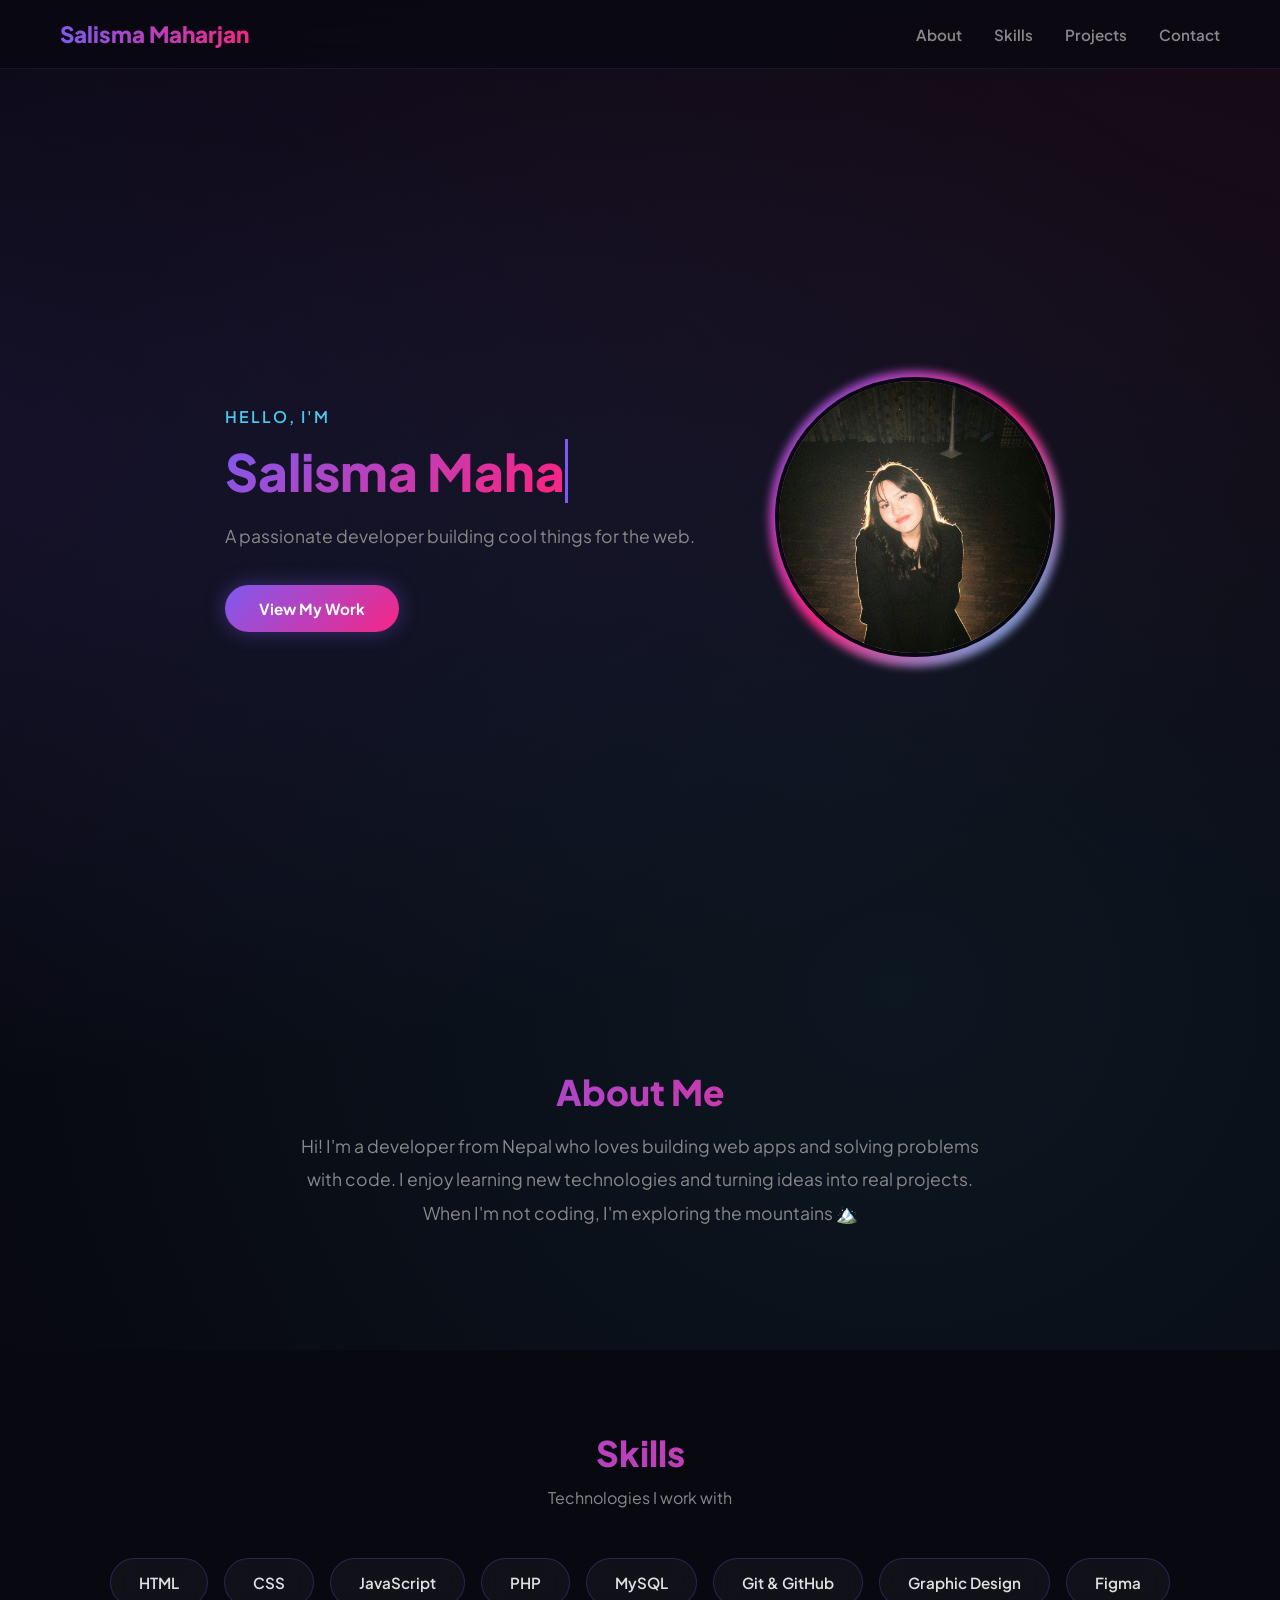
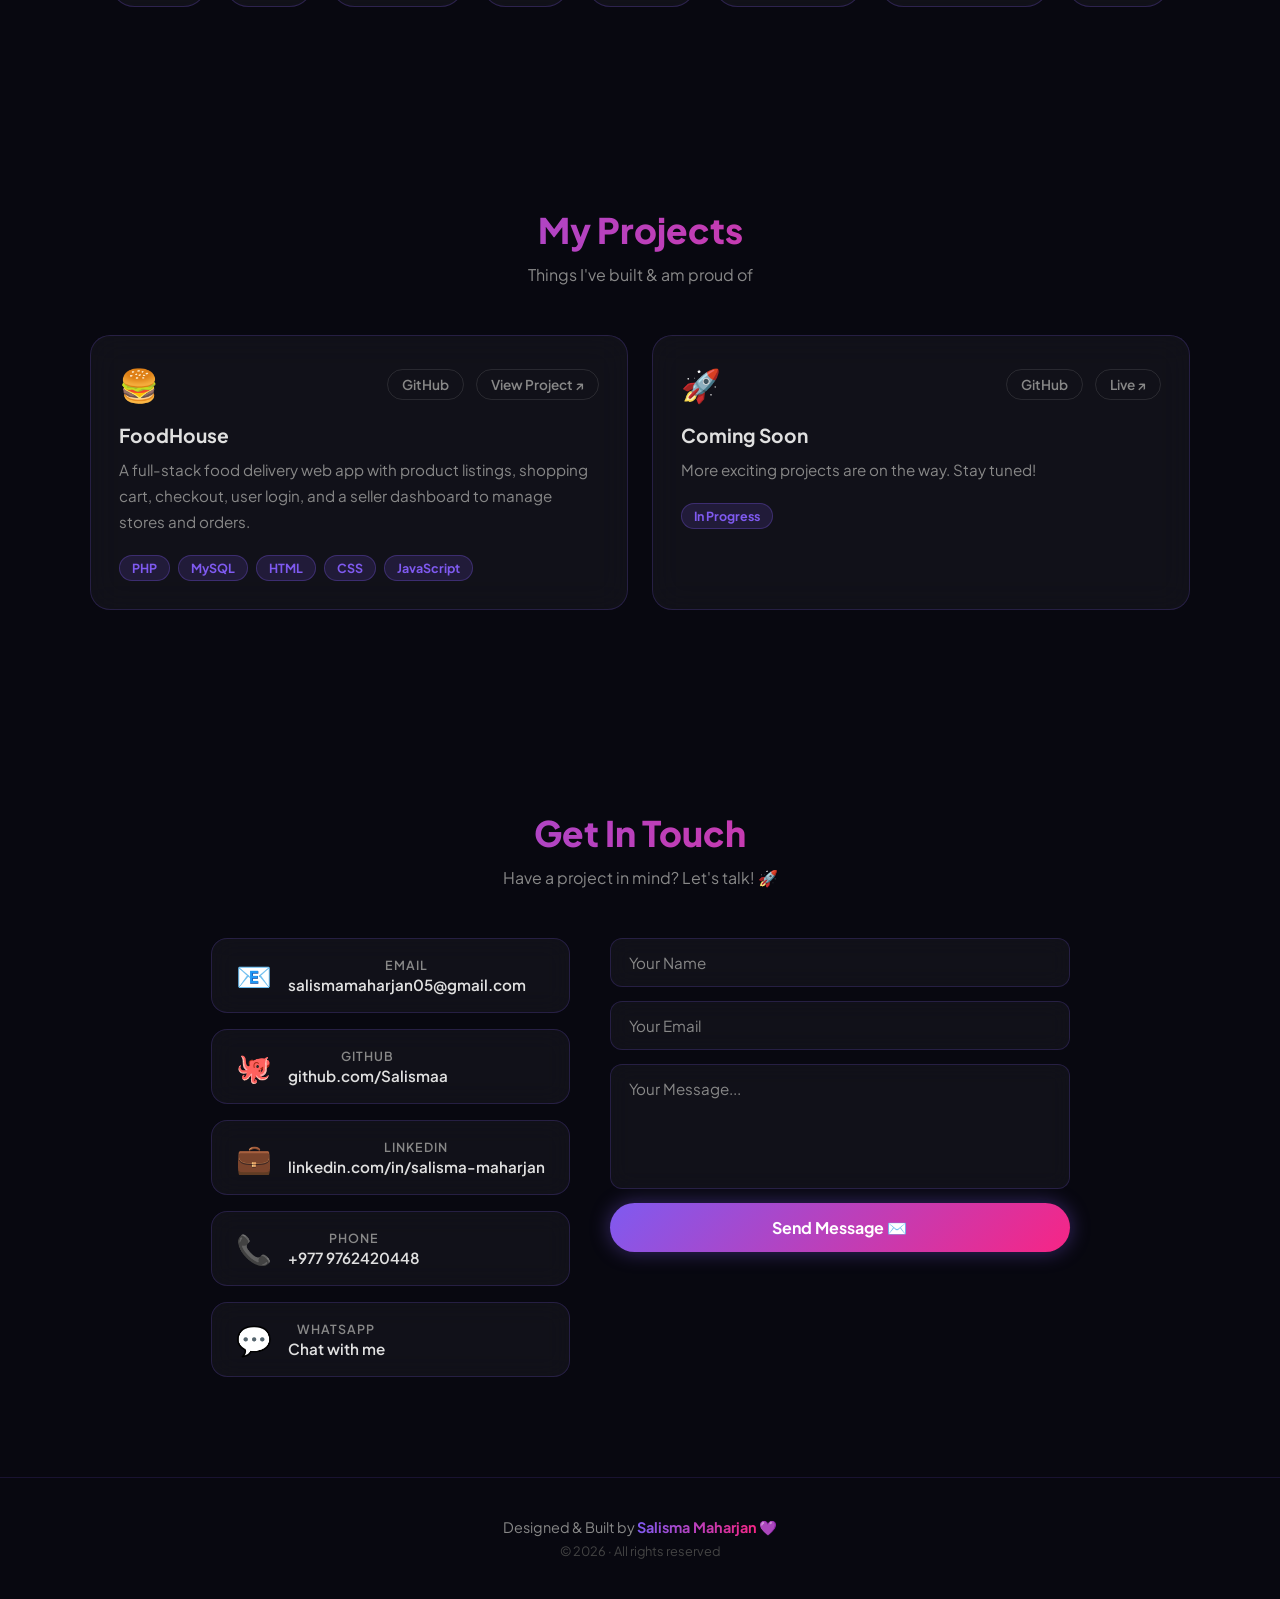
<file: index.html>
<!DOCTYPE html>
<html lang="en">
  <head>
    <meta charset="UTF-8" />
    <meta name="viewport" content="width=device-width, initial-scale=1.0"/>
    <title>Salisma Maharjan | Portfolio</title>
    <link rel="stylesheet" href="style.css" />
  </head>
  <body>

    <!-- NAVBAR -->
    <nav>
      <div class="logo">Salisma Maharjan</div>
      <ul>
        <li><a href="#about">About</a></li>
        <li><a href="#skills">Skills</a></li>
        <li><a href="#projects">Projects</a></li>
        <li><a href="#contact">Contact</a></li>
      </ul>
    </nav>

    <!-- HERO -->
    <section id="hero">
      <div class="hero-content">
        <div class="hero-text">
          <p class="greeting">Hello, I'm</p>
          <h1><span id="typed-name"></span></h1>
          <p class="tagline">A passionate developer building cool things for the web.</p>
          <a href="#projects" class="btn">View My Work</a>
        </div>
        <div class="hero-image">
          <img src="image.jpg" alt="Salisma Maharjan" class="profile-pic"/>
        </div>
      </div>
    </section>

    <!-- ABOUT -->
    <section id="about" class="fade-section">
      <h2 class="section-title">About Me</h2>
      <p class="about-text">
        Hi! I'm a developer from Nepal who loves building web apps and solving problems with code.
        I enjoy learning new technologies and turning ideas into real projects.
        When I'm not coding, I'm exploring the mountains 🏔️
      </p>
    </section>

    <!-- SKILLS -->
    <section id="skills" class="fade-section">
      <h2 class="section-title">Skills</h2>
      <p class="section-subtitle">Technologies I work with</p>
      <div class="skills-grid">
        <div class="skill-card">HTML</div>
        <div class="skill-card">CSS</div>
        <div class="skill-card">JavaScript</div>
        <div class="skill-card">PHP</div>
        <div class="skill-card">MySQL</div>
        <div class="skill-card">Git & GitHub</div>
        <div class="skill-card">Graphic Design</div>
        <div class="skill-card">Figma</div>
      </div>
    </section>

    <!-- PROJECTS -->
    <section id="projects" class="fade-section">
      <h2 class="section-title">My Projects</h2>
      <p class="section-subtitle">Things I've built & am proud of</p>
      <div class="projects-grid">

        <div class="project-card">
          <div class="project-header">
            <span class="project-icon">🍔</span>
            <div class="project-links">
              <a href="https://github.com/Salismaa/foodhouse" target="_blank">GitHub</a>
              <a href="foodhouse.html" target="_blank">View Project ↗</a>
            </div>
          </div>
          <h3>FoodHouse</h3>
          <p>A full-stack food delivery web app with product listings, shopping cart, checkout, user login, and a seller dashboard to manage stores and orders.</p>
          <div class="project-tags">
            <span>PHP</span>
            <span>MySQL</span>
            <span>HTML</span>
            <span>CSS</span>
            <span>JavaScript</span>
          </div>
        </div>

        <div class="project-card">
          <div class="project-header">
            <span class="project-icon">🚀</span>
            <div class="project-links">
              <a href="#" target="_blank">GitHub</a>
              <a href="#" target="_blank">Live ↗</a>
            </div>
          </div>
          <h3>Coming Soon</h3>
          <p>More exciting projects are on the way. Stay tuned!</p>
          <div class="project-tags">
            <span>In Progress</span>
          </div>
        </div>

      </div>
    </section>

    <!-- CONTACT -->
    <section id="contact" class="fade-section">
      <h2 class="section-title">Get In Touch</h2>
      <p class="section-subtitle">Have a project in mind? Let's talk! 🚀</p>

      <div class="contact-wrapper">

        <div class="contact-links">
          <a href="mailto:salismamaharjan05@gmail.com" class="contact-card">
            <span class="contact-icon">📧</span>
            <div>
              <p class="contact-label">Email</p>
              <p class="contact-value">salismamaharjan05@gmail.com</p>
            </div>
          </a>
          <a href="https://github.com/Salismaa" target="_blank" class="contact-card">
            <span class="contact-icon">🐙</span>
            <div>
              <p class="contact-label">GitHub</p>
              <p class="contact-value">github.com/Salismaa</p>
            </div>
          </a>
          <a href="https://www.linkedin.com/in/salisma-maharjan-9ba376344/" target="_blank" class="contact-card">
            <span class="contact-icon">💼</span>
            <div>
              <p class="contact-label">LinkedIn</p>
              <p class="contact-value">linkedin.com/in/salisma-maharjan</p>
            </div>
          </a>
          <a href="tel:+9779762420448" class="contact-card">
            <span class="contact-icon">📞</span>
            <div>
              <p class="contact-label">Phone</p>
              <p class="contact-value">+977 9762420448</p>
            </div>
          </a>
          <a href="https://wa.me/9779762420448" target="_blank" class="contact-card">
            <span class="contact-icon">💬</span>
            <div>
              <p class="contact-label">WhatsApp</p>
              <p class="contact-value">Chat with me</p>
            </div>
          </a>
        </div>

        <form class="contact-form" action="https://formspree.io/f/mgobgevo" method="POST">
          <input type="text" name="name" placeholder="Your Name" required />
          <input type="email" name="email" placeholder="Your Email" required />
          <textarea rows="5" name="message" placeholder="Your Message..." required></textarea>
          <button type="submit" class="btn">Send Message ✉️</button>
        </form>

      </div>
    </section>

    <!-- FOOTER -->
    <footer>
      <p>Designed & Built by <span>Salisma Maharjan</span> 💜</p>
      <p class="footer-sub">© 2026 · All rights reserved</p>
    </footer>

    <script src="script.js"></script>
  </body>
</html>
</file>
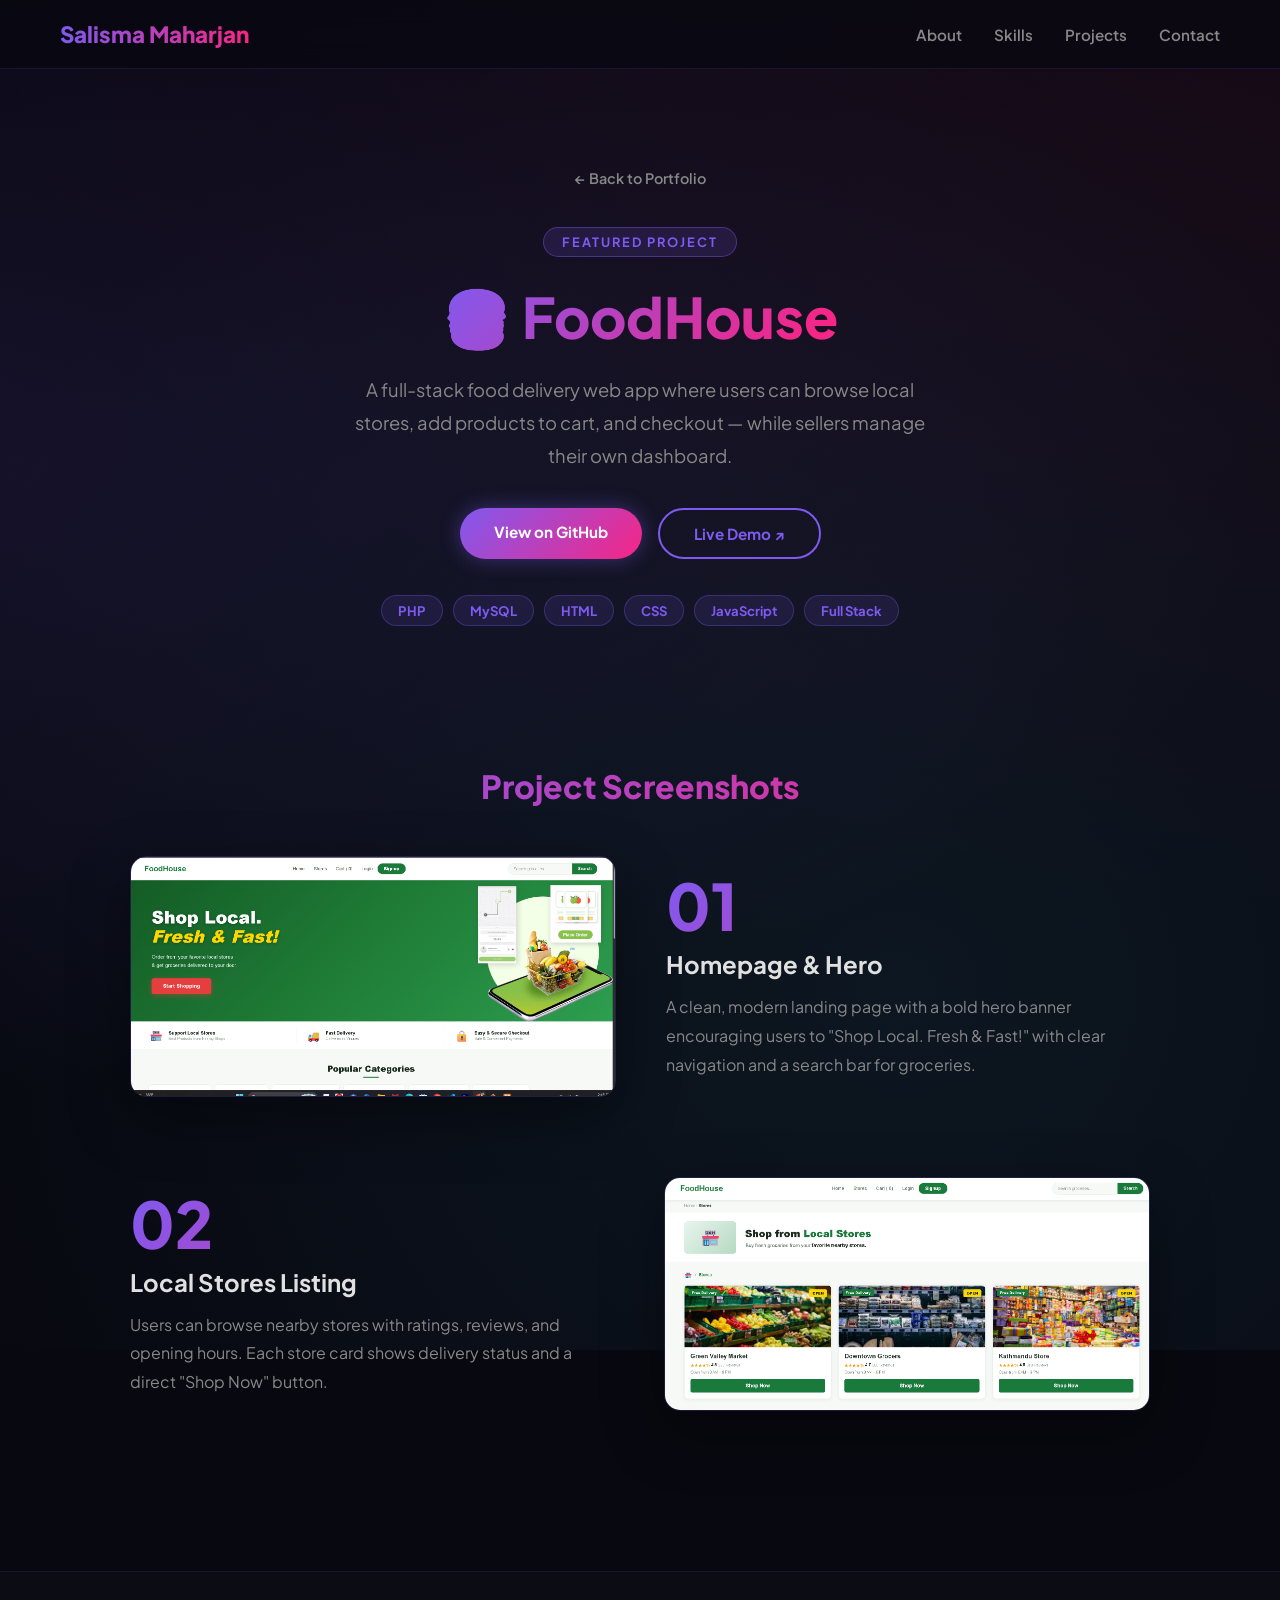
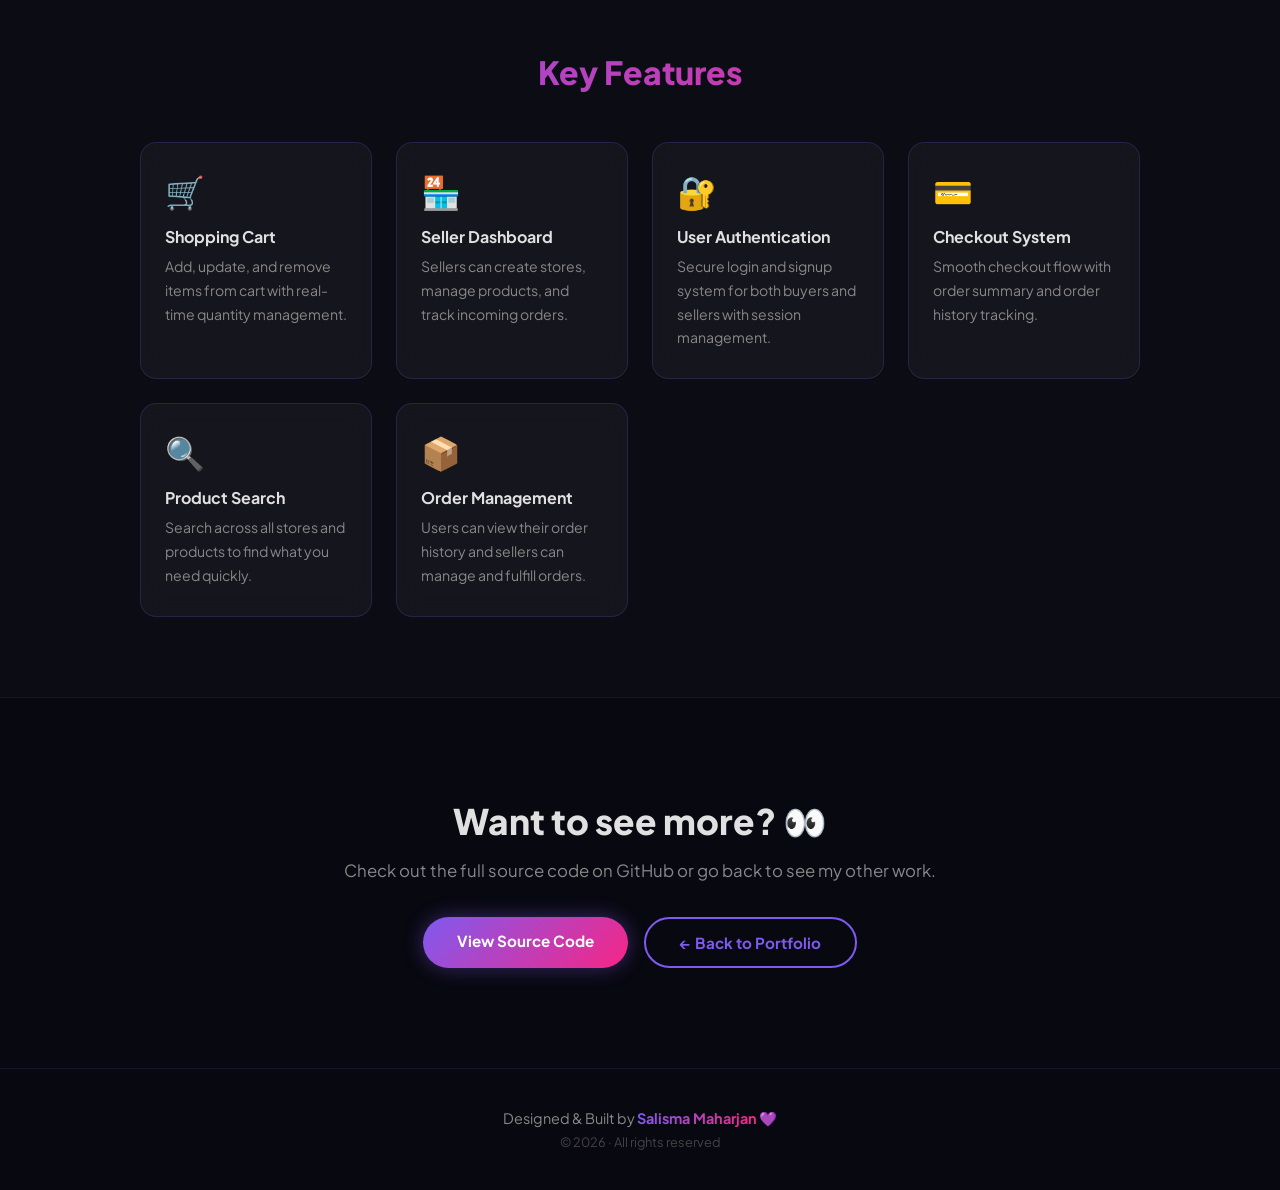
<file: foodhouse.html>
<!DOCTYPE html>
<html lang="en">
<head>
  <meta charset="UTF-8" />
  <meta name="viewport" content="width=device-width, initial-scale=1.0"/>
  <title>FoodHouse — Project by Salisma Maharjan</title>
  <link rel="stylesheet" href="style.css" />
  <style>
    /* === PROJECT PAGE SPECIFIC STYLES === */

    .project-hero {
      min-height: 60vh;
      display: flex;
      align-items: center;
      justify-content: center;
      text-align: center;
      padding: 100px 40px 60px;
      flex-direction: column;
    }

    .back-btn {
      display: inline-flex;
      align-items: center;
      gap: 8px;
      text-decoration: none;
      color: var(--muted);
      font-size: 0.9rem;
      font-weight: 600;
      margin-bottom: 40px;
      transition: color 0.3s;
    }

    .back-btn:hover { color: var(--text); }

    .project-badge {
      display: inline-block;
      background: rgba(127, 90, 240, 0.15);
      border: 1px solid rgba(127, 90, 240, 0.4);
      color: var(--purple);
      font-size: 0.8rem;
      font-weight: 700;
      letter-spacing: 2px;
      text-transform: uppercase;
      padding: 6px 18px;
      border-radius: 50px;
      margin-bottom: 24px;
    }

    .project-hero h1 {
      font-size: 3.5rem;
      font-weight: 800;
      background: linear-gradient(135deg, var(--purple), var(--pink), var(--blue));
      background-size: 200%;
      -webkit-background-clip: text;
      -webkit-text-fill-color: transparent;
      animation: gradientShift 4s ease infinite;
      margin-bottom: 20px;
    }

    .project-hero p {
      font-size: 1.15rem;
      color: var(--muted);
      max-width: 600px;
      line-height: 1.8;
      margin-bottom: 36px;
    }

    .project-btns {
      display: flex;
      gap: 16px;
      flex-wrap: wrap;
      justify-content: center;
    }

    .btn-outline {
      display: inline-block;
      padding: 14px 34px;
      border-radius: 50px;
      font-weight: 700;
      font-size: 0.95rem;
      text-decoration: none;
      border: 2px solid var(--purple);
      color: var(--purple);
      transition: all 0.3s;
    }

    .btn-outline:hover {
      background: var(--purple);
      color: white;
    }

    /* === TAGS ROW === */
    .tags-row {
      display: flex;
      flex-wrap: wrap;
      gap: 10px;
      justify-content: center;
      margin-top: 36px;
    }

    .tags-row span {
      font-size: 0.82rem;
      font-weight: 700;
      padding: 6px 16px;
      border-radius: 50px;
      background: rgba(127, 90, 240, 0.12);
      color: var(--purple);
      border: 1px solid rgba(127, 90, 240, 0.3);
    }

    /* === SCREENSHOTS === */
    .screenshots-section {
      padding: 80px 40px;
      max-width: 1100px;
      margin: 0 auto;
    }

    .screenshots-section h2 {
      text-align: center;
      font-size: 2rem;
      font-weight: 800;
      background: linear-gradient(90deg, var(--purple), var(--pink));
      -webkit-background-clip: text;
      -webkit-text-fill-color: transparent;
      margin-bottom: 50px;
    }

    .screenshot-block {
      display: flex;
      align-items: center;
      gap: 50px;
      margin-bottom: 80px;
      flex-wrap: wrap;
    }

    .screenshot-block.reverse {
      flex-direction: row-reverse;
    }

    .screenshot-img {
      flex: 1;
      min-width: 280px;
      border-radius: 16px;
      overflow: hidden;
      border: 1px solid rgba(127, 90, 240, 0.2);
      box-shadow: 0 20px 60px rgba(0,0,0,0.4);
      transition: transform 0.4s, box-shadow 0.4s;
    }

    .screenshot-img:hover {
      transform: translateY(-8px);
      box-shadow: 0 30px 80px rgba(127, 90, 240, 0.2);
    }

    .screenshot-img img {
      width: 100%;
      display: block;
    }

    .screenshot-info {
      flex: 1;
      min-width: 260px;
    }

    .screenshot-info .num {
      font-size: 4rem;
      font-weight: 800;
      background: linear-gradient(135deg, var(--purple), var(--pink));
      -webkit-background-clip: text;
      -webkit-text-fill-color: transparent;
      line-height: 1;
      margin-bottom: 12px;
    }

    .screenshot-info h3 {
      font-size: 1.5rem;
      font-weight: 700;
      color: var(--text);
      margin-bottom: 14px;
    }

    .screenshot-info p {
      font-size: 1rem;
      color: var(--muted);
      line-height: 1.8;
    }

    /* === FEATURES === */
    .features-section {
      padding: 80px 40px;
      text-align: center;
      background: rgba(255,255,255,0.02);
      border-top: 1px solid rgba(127,90,240,0.1);
      border-bottom: 1px solid rgba(127,90,240,0.1);
    }

    .features-section h2 {
      font-size: 2rem;
      font-weight: 800;
      background: linear-gradient(90deg, var(--purple), var(--pink));
      -webkit-background-clip: text;
      -webkit-text-fill-color: transparent;
      margin-bottom: 50px;
    }

    .features-grid {
      display: grid;
      grid-template-columns: repeat(auto-fit, minmax(220px, 1fr));
      gap: 24px;
      max-width: 1000px;
      margin: 0 auto;
    }

    .feature-card {
      background: rgba(255,255,255,0.04);
      border: 1px solid rgba(127,90,240,0.2);
      backdrop-filter: blur(12px);
      border-radius: 16px;
      padding: 28px 24px;
      text-align: left;
      transition: transform 0.3s, border-color 0.3s;
    }

    .feature-card:hover {
      transform: translateY(-6px);
      border-color: var(--pink);
    }

    .feature-icon { font-size: 2rem; margin-bottom: 14px; }

    .feature-card h4 {
      font-size: 1rem;
      font-weight: 700;
      color: var(--text);
      margin-bottom: 8px;
    }

    .feature-card p {
      font-size: 0.88rem;
      color: var(--muted);
      line-height: 1.7;
    }

    /* === BOTTOM CTA === */
    .project-cta {
      padding: 100px 40px;
      text-align: center;
    }

    .project-cta h2 {
      font-size: 2.2rem;
      font-weight: 800;
      color: var(--text);
      margin-bottom: 16px;
    }

    .project-cta p {
      color: var(--muted);
      font-size: 1.05rem;
      margin-bottom: 36px;
    }

    @media (max-width: 768px) {
      .project-hero h1 { font-size: 2.2rem; }
      .screenshot-block, .screenshot-block.reverse { flex-direction: column; }
      .screenshot-info .num { font-size: 3rem; }
    }
  </style>
</head>
<body>

  <!-- NAVBAR -->
  <nav>
    <div class="logo">Salisma Maharjan</div>
    <ul>
      <li><a href="index.html#about">About</a></li>
      <li><a href="index.html#skills">Skills</a></li>
      <li><a href="index.html#projects">Projects</a></li>
      <li><a href="index.html#contact">Contact</a></li>
    </ul>
  </nav>

  <!-- HERO -->
  <section class="project-hero">
    <a href="index.html" class="back-btn">← Back to Portfolio</a>
    <div class="project-badge">Featured Project</div>
    <h1>🍔 FoodHouse</h1>
    <p>A full-stack food delivery web app where users can browse local stores, add products to cart, and checkout — while sellers manage their own dashboard.</p>
    <div class="project-btns">
      <a href="https://github.com/Salismaa/foodhouse" target="_blank" class="btn">View on GitHub</a>
      <a href="#" target="_blank" class="btn-outline">Live Demo ↗</a>
    </div>
    <div class="tags-row">
      <span>PHP</span>
      <span>MySQL</span>
      <span>HTML</span>
      <span>CSS</span>
      <span>JavaScript</span>
      <span>Full Stack</span>
    </div>
  </section>

  <!-- SCREENSHOTS -->
  <div class="screenshots-section">
    <h2>Project Screenshots</h2>

    <div class="screenshot-block">
      <div class="screenshot-img">
        <img src="homepage.png" alt="FoodHouse Homepage" />
      </div>
      <div class="screenshot-info">
        <div class="num">01</div>
        <h3>Homepage & Hero</h3>
        <p>A clean, modern landing page with a bold hero banner encouraging users to "Shop Local. Fresh & Fast!" with clear navigation and a search bar for groceries.</p>
      </div>
    </div>

    <div class="screenshot-block reverse">
      <div class="screenshot-img">
        <img src="store.png" alt="FoodHouse Stores Page" />
      </div>
      <div class="screenshot-info">
        <div class="num">02</div>
        <h3>Local Stores Listing</h3>
        <p>Users can browse nearby stores with ratings, reviews, and opening hours. Each store card shows delivery status and a direct "Shop Now" button.</p>
      </div>
    </div>

  </div>

  <!-- FEATURES -->
  <section class="features-section">
    <h2>Key Features</h2>
    <div class="features-grid">
      <div class="feature-card">
        <div class="feature-icon">🛒</div>
        <h4>Shopping Cart</h4>
        <p>Add, update, and remove items from cart with real-time quantity management.</p>
      </div>
      <div class="feature-card">
        <div class="feature-icon">🏪</div>
        <h4>Seller Dashboard</h4>
        <p>Sellers can create stores, manage products, and track incoming orders.</p>
      </div>
      <div class="feature-card">
        <div class="feature-icon">🔐</div>
        <h4>User Authentication</h4>
        <p>Secure login and signup system for both buyers and sellers with session management.</p>
      </div>
      <div class="feature-card">
        <div class="feature-icon">💳</div>
        <h4>Checkout System</h4>
        <p>Smooth checkout flow with order summary and order history tracking.</p>
      </div>
      <div class="feature-card">
        <div class="feature-icon">🔍</div>
        <h4>Product Search</h4>
        <p>Search across all stores and products to find what you need quickly.</p>
      </div>
      <div class="feature-card">
        <div class="feature-icon">📦</div>
        <h4>Order Management</h4>
        <p>Users can view their order history and sellers can manage and fulfill orders.</p>
      </div>
    </div>
  </section>

  <!-- CTA -->
  <section class="project-cta">
    <h2>Want to see more? 👀</h2>
    <p>Check out the full source code on GitHub or go back to see my other work.</p>
    <div class="project-btns">
      <a href="https://github.com/Salismaa/foodhouse" target="_blank" class="btn">View Source Code</a>
      <a href="index.html" class="btn-outline">← Back to Portfolio</a>
    </div>
  </section>

  <!-- FOOTER -->
  <footer>
    <p>Designed & Built by <span>Salisma Maharjan</span> 💜</p>
    <p class="footer-sub">© 2026 · All rights reserved</p>
  </footer>

</body>
</html>
</file>
<file: style.css>
/* === IMPORTS === */
@import url('https://fonts.googleapis.com/css2?family=Plus+Jakarta+Sans:wght@400;600;700;800&display=swap');

/* === VARIABLES === */
:root {
  --purple: #7f5af0;
  --pink: #f72585;
  --blue: #4cc9f0;
  --bg: #080810;
  --card-bg: rgba(255, 255, 255, 0.04);
  --text: #e0e0e0;
  --muted: #888;
}

/* === RESET === */
* {
  margin: 0;
  padding: 0;
  box-sizing: border-box;
}

html {
  scroll-behavior: smooth;
}

body {
  font-family: 'Plus Jakarta Sans', sans-serif;
  background-color: var(--bg);
  color: var(--text);
  overflow-x: hidden;
}

/* === ANIMATED GRADIENT BACKGROUND === */
body::before {
  content: '';
  position: fixed;
  top: -50%;
  left: -50%;
  width: 200%;
  height: 200%;
  background: radial-gradient(ellipse at 20% 50%, rgba(127, 90, 240, 0.12) 0%, transparent 50%),
              radial-gradient(ellipse at 80% 20%, rgba(247, 37, 133, 0.08) 0%, transparent 50%),
              radial-gradient(ellipse at 60% 80%, rgba(76, 201, 240, 0.08) 0%, transparent 50%);
  animation: bgShift 12s ease-in-out infinite alternate;
  z-index: -1;
}

@keyframes bgShift {
  0%   { transform: translate(0, 0); }
  100% { transform: translate(3%, 5%); }
}

/* === NAVBAR === */
nav {
  display: flex;
  justify-content: space-between;
  align-items: center;
  padding: 20px 60px;
  position: sticky;
  top: 0;
  z-index: 100;
  background: rgba(8, 8, 16, 0.75);
  backdrop-filter: blur(14px);
  border-bottom: 1px solid rgba(127, 90, 240, 0.15);
}

.logo {
  font-size: 1.4rem;
  font-weight: 800;
  background: linear-gradient(90deg, var(--purple), var(--pink));
  background-clip: text;
  -webkit-background-clip: text;
  -webkit-text-fill-color: transparent;
}

nav ul {
  list-style: none;
  display: flex;
  gap: 32px;
}

nav ul a {
  text-decoration: none;
  color: var(--muted);
  font-size: 0.95rem;
  font-weight: 600;
  transition: color 0.3s;
  position: relative;
}

nav ul a::after {
  content: '';
  position: absolute;
  bottom: -4px;
  left: 0;
  width: 0;
  height: 2px;
  background: linear-gradient(90deg, var(--purple), var(--pink));
  transition: width 0.3s;
}

nav ul a:hover {
  color: var(--text);
}

nav ul a:hover::after {
  width: 100%;
}

/* === HERO === */
#hero {
  min-height: 100vh;
  display: flex;
  align-items: center;
  justify-content: center;
  padding: 60px;
}

.hero-content {
  display: flex;
  align-items: center;
  justify-content: center;
  gap: 80px;
  flex-wrap: wrap;
}

.hero-text {
  text-align: left;
  max-width: 520px;
}

.greeting {
  font-size: 1rem;
  color: var(--blue);
  font-weight: 600;
  letter-spacing: 2px;
  text-transform: uppercase;
  margin-bottom: 12px;
}

#typed-name {
  font-size: 3.2rem;
  font-weight: 800;
  background: linear-gradient(135deg, var(--purple), var(--pink), var(--blue));
  background-size: 200%;
  -webkit-background-clip: text;
  -webkit-text-fill-color: transparent;
  animation: gradientShift 4s ease infinite;
  border-right: 3px solid var(--purple);
  white-space: nowrap;
  overflow: hidden;
}

@keyframes gradientShift {
  0%   { background-position: 0%; }
  50%  { background-position: 100%; }
  100% { background-position: 0%; }
}

.tagline {
  font-size: 1.1rem;
  color: var(--muted);
  margin: 18px 0 32px;
  line-height: 1.8;
}

.btn {
  display: inline-block;
  padding: 14px 34px;
  border-radius: 50px;
  font-weight: 700;
  font-size: 0.95rem;
  text-decoration: none;
  background: linear-gradient(135deg, var(--purple), var(--pink));
  color: white;
  box-shadow: 0 0 20px rgba(127, 90, 240, 0.4);
  transition: transform 0.3s, box-shadow 0.3s;
}

.btn:hover {
  transform: translateY(-3px);
  box-shadow: 0 0 35px rgba(247, 37, 133, 0.5);
}

/* === PROFILE PIC === */
.hero-image {
  position: relative;
}

.hero-image::before {
  content: '';
  position: absolute;
  inset: -6px;
  border-radius: 50%;
  background: linear-gradient(135deg, var(--purple), var(--pink), var(--blue));
  animation: spinGlow 4s linear infinite;
  z-index: -1;
  filter: blur(4px);
}

@keyframes spinGlow {
  0%   { transform: rotate(0deg); opacity: 0.7; }
  50%  { opacity: 1; }
  100% { transform: rotate(360deg); opacity: 0.7; }
}

.profile-pic {
  width: 280px;
  height: 280px;
  border-radius: 50%;
  object-fit: cover;
  border: 4px solid var(--bg);
  animation: float 5s ease-in-out infinite;
}

@keyframes float {
  0%, 100% { transform: translateY(0); }
  50%       { transform: translateY(-16px); }
}

/* === SECTION SHARED === */
.fade-section {
  opacity: 0;
  transform: translateY(40px);
  transition: opacity 0.7s ease, transform 0.7s ease;
}

.fade-section.visible {
  opacity: 1;
  transform: translateY(0);
}

.section-title {
  font-size: 2.2rem;
  font-weight: 800;
  text-align: center;
  background: linear-gradient(90deg, var(--purple), var(--pink));
  -webkit-background-clip: text;
  -webkit-text-fill-color: transparent;
  margin-bottom: 12px;
}

.section-subtitle {
  text-align: center;
  color: var(--muted);
  margin-bottom: 50px;
  font-size: 1rem;
}

/* === ABOUT === */
#about {
  padding: 100px 60px;
  max-width: 820px;
  margin: 0 auto;
  text-align: center;
}

.about-text {
  font-size: 1.1rem;
  color: var(--muted);
  line-height: 1.9;
  margin-top: 16px;
}

/* === SKILLS === */
#skills {
  padding: 100px 60px;
  text-align: center;
}

.skills-grid {
  display: flex;
  flex-wrap: wrap;
  justify-content: center;
  gap: 16px;
  margin-top: 10px;
}

.skill-card {
  background: var(--card-bg);
  border: 1px solid rgba(127, 90, 240, 0.25);
  backdrop-filter: blur(10px);
  color: var(--text);
  padding: 14px 28px;
  border-radius: 50px;
  font-size: 0.95rem;
  font-weight: 600;
  cursor: default;
  transition: transform 0.3s, box-shadow 0.3s, border-color 0.3s;
}

.skill-card:hover {
  transform: translateY(-6px) scale(1.05);
  border-color: var(--pink);
  box-shadow: 0 8px 24px rgba(247, 37, 133, 0.25);
}
/* === PROJECTS === */
#projects {
  padding: 100px 60px;
  text-align: center;
}

.projects-grid {
  display: grid;
  grid-template-columns: repeat(auto-fit, minmax(300px, 1fr));
  gap: 24px;
  margin-top: 10px;
  max-width: 1100px;
  margin-left: auto;
  margin-right: auto;
}

.project-card {
  background: rgba(255, 255, 255, 0.04);
  border: 1px solid rgba(127, 90, 240, 0.2);
  backdrop-filter: blur(16px);
  border-radius: 20px;
  padding: 28px;
  text-align: left;
  transition: transform 0.3s, box-shadow 0.3s, border-color 0.3s;
  cursor: default;
}

.project-card:hover {
  transform: translateY(-8px);
  border-color: var(--pink);
  box-shadow: 0 12px 40px rgba(247, 37, 133, 0.2);
}

.project-header {
  display: flex;
  justify-content: space-between;
  align-items: center;
  margin-bottom: 18px;
}

.project-icon {
  font-size: 2rem;
}

.project-links {
  display: flex;
  gap: 12px;
}

.project-links a {
  text-decoration: none;
  font-size: 0.85rem;
  font-weight: 600;
  color: var(--muted);
  border: 1px solid rgba(255,255,255,0.1);
  padding: 6px 14px;
  border-radius: 50px;
  transition: all 0.3s;
}

.project-links a:hover {
  color: white;
  border-color: var(--purple);
  background: rgba(127, 90, 240, 0.2);
}

.project-card h3 {
  font-size: 1.2rem;
  font-weight: 700;
  color: var(--text);
  margin-bottom: 10px;
}

.project-card p {
  font-size: 0.95rem;
  color: var(--muted);
  line-height: 1.7;
  margin-bottom: 20px;
}

.project-tags {
  display: flex;
  flex-wrap: wrap;
  gap: 8px;
}

.project-tags span {
  font-size: 0.78rem;
  font-weight: 700;
  padding: 4px 12px;
  border-radius: 50px;
  background: rgba(127, 90, 240, 0.15);
  color: var(--purple);
  border: 1px solid rgba(127, 90, 240, 0.3);
}
/* === CONTACT === */
#contact {
  padding: 100px 60px;
  text-align: center;
}

.contact-wrapper {
  display: flex;
  gap: 40px;
  justify-content: center;
  align-items: flex-start;
  flex-wrap: wrap;
  margin-top: 10px;
  max-width: 1000px;
  margin-left: auto;
  margin-right: auto;
}

.contact-links {
  display: flex;
  flex-direction: column;
  gap: 16px;
  min-width: 280px;
}

.contact-card {
  display: flex;
  align-items: center;
  gap: 16px;
  background: rgba(255,255,255,0.04);
  border: 1px solid rgba(127, 90, 240, 0.2);
  backdrop-filter: blur(12px);
  border-radius: 16px;
  padding: 18px 24px;
  text-decoration: none;
  transition: transform 0.3s, border-color 0.3s, box-shadow 0.3s;
}

.contact-card:hover {
  transform: translateX(6px);
  border-color: var(--purple);
  box-shadow: 0 8px 24px rgba(127, 90, 240, 0.2);
}

.contact-icon {
  font-size: 1.8rem;
}

.contact-label {
  font-size: 0.78rem;
  color: var(--muted);
  font-weight: 600;
  text-transform: uppercase;
  letter-spacing: 1px;
}

.contact-value {
  font-size: 0.95rem;
  color: var(--text);
  font-weight: 600;
  margin-top: 2px;
}

/* === CONTACT FORM === */
.contact-form {
  display: flex;
  flex-direction: column;
  gap: 14px;
  flex: 1;
  min-width: 300px;
  max-width: 460px;
}

.contact-form input,
.contact-form textarea {
  background: rgba(255,255,255,0.04);
  border: 1px solid rgba(127, 90, 240, 0.2);
  backdrop-filter: blur(10px);
  border-radius: 12px;
  padding: 14px 18px;
  color: var(--text);
  font-family: 'Plus Jakarta Sans', sans-serif;
  font-size: 0.95rem;
  outline: none;
  transition: border-color 0.3s, box-shadow 0.3s;
  resize: none;
}

.contact-form input:focus,
.contact-form textarea:focus {
  border-color: var(--purple);
  box-shadow: 0 0 16px rgba(127, 90, 240, 0.2);
}

.contact-form input::placeholder,
.contact-form textarea::placeholder {
  color: var(--muted);
}

.contact-form .btn {
  width: 100%;
  text-align: center;
  border: none;
  cursor: pointer;
  font-family: 'Plus Jakarta Sans', sans-serif;
  font-size: 1rem;
}

/* === FOOTER === */
footer {
  text-align: center;
  padding: 40px 20px;
  border-top: 1px solid rgba(127, 90, 240, 0.15);
  color: var(--muted);
  font-size: 0.9rem;
}

footer span {
  background: linear-gradient(90deg, var(--purple), var(--pink));
  -webkit-background-clip: text;
  -webkit-text-fill-color: transparent;
  font-weight: 700;
}

.footer-sub {
  margin-top: 6px;
  font-size: 0.8rem;
  color: #444;
}
</file>
